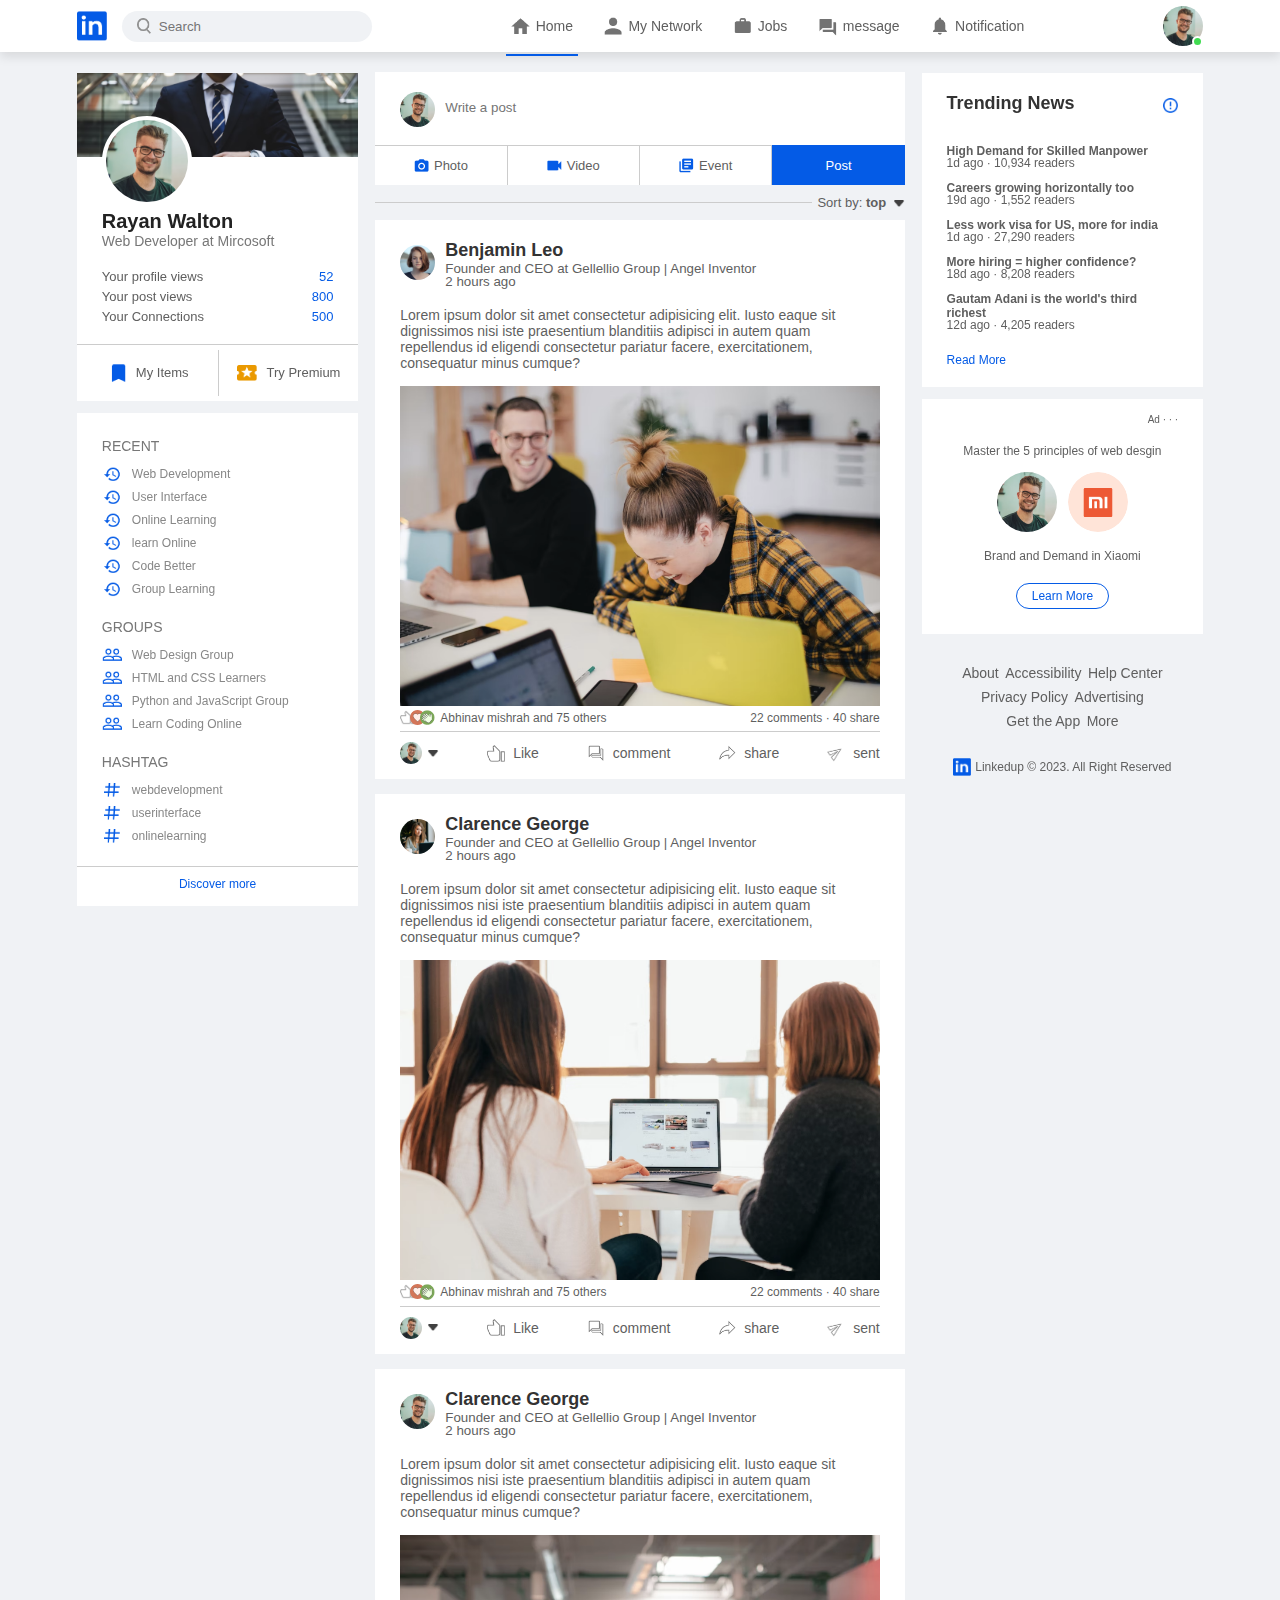
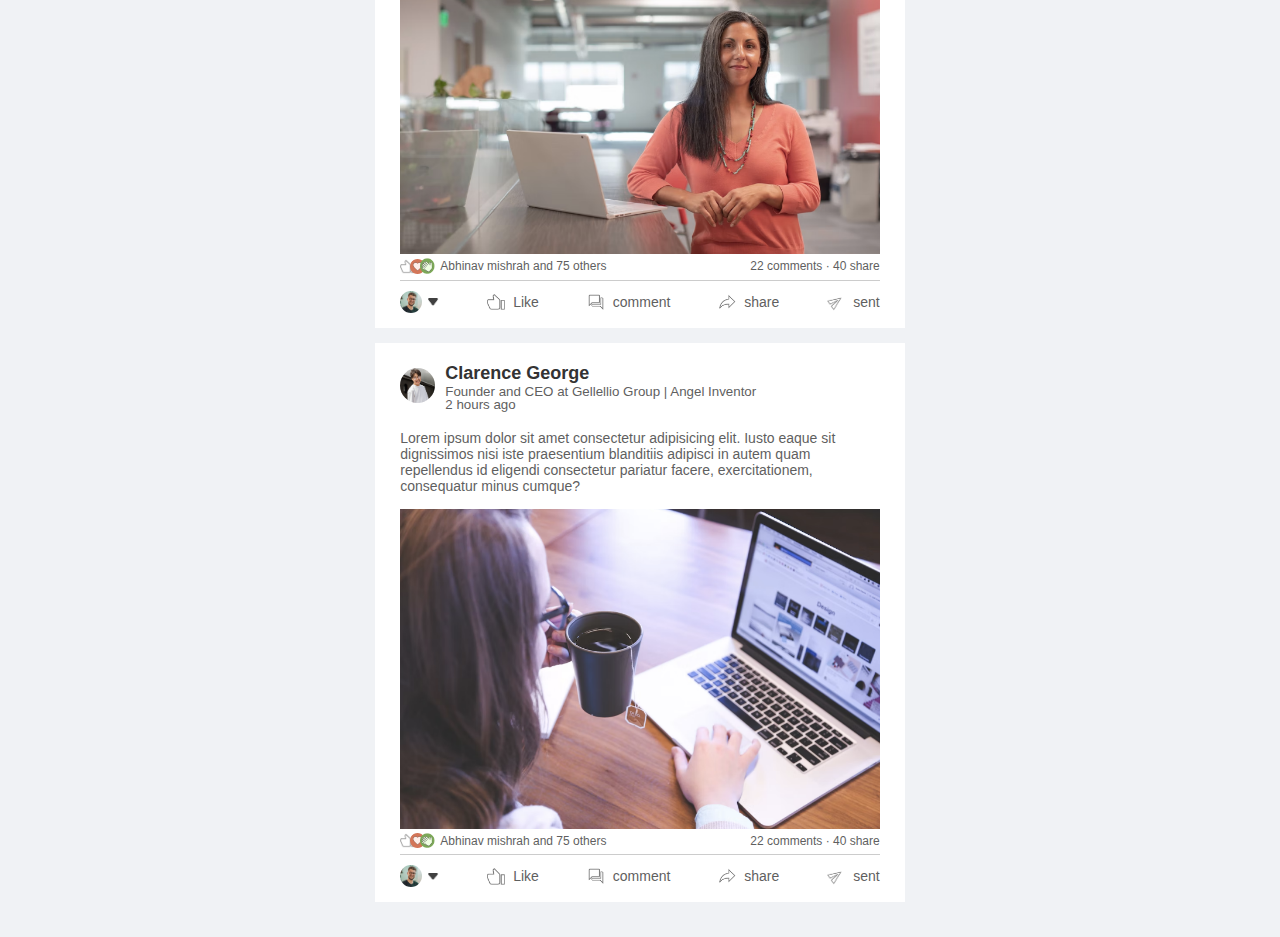
<file: index.html>
<!DOCTYPE html>
<html lang="en">
<head>
    <meta charset="UTF-8">
    <meta http-equiv="X-UA-Compatible" content="IE=edge">
    <meta name="viewport" content="width=device-width, initial-scale=1.0">
    <title>Linkedup</title>
    <link rel="stylesheet" href="style.css">
</head>
<body>
    <nav class="navbar">
        <div class="navbar-left">
            <a href="index.html" class="logo"><img src="images/logo.png"></a>
            <div class="search-box">
                <img src="images/search.png">
                <input type="text" placeholder="Search">
            </div>
        </div>
        <div class="navbar-center">
            <ul>
               
                    <li><a href="#" class="active-link"><img src="images/home.png"><span>Home</span></a></li>
                    <li><a href="#"><img src="images/network.png"><span>My Network</span></a></li>
                    <li><a href="#"><img src="images/jobs.png"><span>Jobs</span></a></li>
                    <li> <a href="#"><img src="images/message.png"><span>message</span></a></li>
                    <li> <a href="#"><img src="images/notification.png"><span>Notification</span></a></li>
                   
                
            </ul>
        </div>
        <div class="navbar-right">
            <div class="online">
                <img src="images/user-1.png" class="nav-profile-img" onclick="toggleMenu()">
            </div>
        </div>
        <!-- profile -drop-down-menu -->
        <div class="profile-menu-wrap" id="profileMenu">
            <div class="profile-menu">
                <div class="user-info">
                    <img src="images/user-1.png">
                    <div>
                        <h3>Rayon Walton</h3>
                        <a href="profile.html">See your profile</a>
                    </div>
                </div>
                <hr>
                <a href="#" class="profile-menu-link">
                    <img src="images/feedback.png">
                    <p>Give Feedback</p>
                    <span>></span>
                </a>
                <a href="#" class="profile-menu-link">
                    <img src="images/setting.png">
                    <p>setting & privacy</p>
                    <span>></span>
                </a>
                <a href="#" class="profile-menu-link">
                    <img src="images/help.png">
                    <p>Help a& support</p>
                    <span>></span>
                </a>
                <a href="#" class="profile-menu-link">
                    <img src="images/display.png">
                    <p>display & Accessibility</p>
                    <span>></span>
                </a>
                <a href="#" class="profile-menu-link">
                    <img src="images/logout.png">
                    <p>Logout</p>
                    <span>></span>
                </a>
            </div>
        </div>
    </nav>

    <!-- nav - bar -close -->
        <div class="container">
            <!-- left-sidebar -->
            <div class="left-sidebar">
                <div class="sidebar-profile-box">
                    <img src="images/cover-pic.png" width="100%">
                    <div class="sidebar-profile-info">
                        <img src="images/user-1.png">
                        <h1>Rayan Walton</h1>
                        <h3>Web Developer at Mircosoft</h3>
                        <ul>
                            <li>Your profile views<span>52</span></li>
                            <li>Your post views<span>800</span></li>
                            <li>Your Connections<span>500</span></li>
                        </ul>
                    </div>
                    <div class="sidebar-profile-link">
                        <a href="#"><img src="images/items.png" >My Items</a>
                        <a href="#"><img src="images/premium.png" >Try Premium</a>
                    </div>
                </div>

                <div class="sidebar-activity" id="sidebarActivity">
                    
                    <h3>RECENT</h3>
                    <a href="#"><img src="images/recent.png"> Web Development</a>
                    <a href="#"><img src="images/recent.png"> User Interface</a>
                    <a href="#"><img src="images/recent.png"> Online Learning</a>
                    <a href="#"><img src="images/recent.png"> learn Online</a>
                    <a href="#"><img src="images/recent.png"> Code Better</a>
                    <a href="#"><img src="images/recent.png"> Group Learning</a>
                    
                    <h3>GROUPS</h3>
                    <a href="#"><img src="images/group.png"> Web Design Group</a>
                    <a href="#"><img src="images/group.png"> HTML and CSS Learners</a>
                    <a href="#"><img src="images/group.png"> Python and JavaScript Group</a>
                    <a href="#"><img src="images/group.png"> Learn Coding Online</a>

                    <h3>HASHTAG</h3>
                    <a href="#"><img src="images/hashtag.png"> webdevelopment</a>
                    <a href="#"><img src="images/hashtag.png"> userinterface</a>
                    <a href="#"><img src="images/hashtag.png"> onlinelearning</a>
                    <div class="discover-more-link">
                        <a href="#">Discover more</a>
                    </div>
                </div>
                <p id="showmorelink" onclick="toggleActivity()"> Show more <b>+</b></p>
            </div>
            <!-- main content -->
            <div class="main-content">

                <div class="create-post">
                    <div class="create-post-input">
                        <img src="images/user-1.png">
                        <textarea rows="2" placeholder="Write a post"></textarea>
                    </div>
                    <div class="create-post-links">
                        <li><img src="images/photo.png">Photo</li>
                        <li><img src="images/video.png">Video</li>
                        <li><img src="images/event.png">Event</li>
                        <li>Post</li>
                    </div>
                </div>
                <div class="sort-by">
                    <hr>
                    <p>Sort by: <span>top <img src="images/down-arrow.png"></span></p>
                </div>
                <!-- post -->


                <div class="post">
                    <div class="post-author">
                        <img src="images/user-3.png">
                        <div>
                            <h1>Benjamin Leo</h1>
                            <small>Founder and CEO at Gellellio Group | Angel Inventor</small>
                            <small>2 hours ago</small>
                        </div>
                    </div>
                    <p>Lorem ipsum dolor sit amet consectetur adipisicing elit. Iusto eaque sit dignissimos nisi iste praesentium blanditiis adipisci in autem quam repellendus id eligendi consectetur pariatur facere, exercitationem, consequatur minus cumque?
                    </p>
                    <img src="images/post-image-1.png" width="100%">

                    <div class="post-stats">
                        <div>
                            <img src="images/thumbsup.png">
                            <img src="images/love.png">
                            <img src="images/clap.png">
                            <span class="liked-users">Abhinav mishrah and 75 others</span>
                        </div>
                        <div>
                            <span>22 comments &middot; 40 share</span>
                        </div>
                    </div>
                    <div class="post-activity">
                        <div>
                            <img src="images/user-1.png" class="post-activity-user-icon">
                            <img src="images/down-arrow.png" class="post-activity-arrow-icon">
                        </div>
                        <div class="post-activity-link">
                            <img src="images/like.png">
                            <span>Like</span>
                        </div>
                        <div class="post-activity-link">
                            <img src="images/comment.png">
                            <span>comment</span>
                        </div>
                        <div class="post-activity-link">
                            <img src="images/share.png">
                            <span>share</span>
                        </div>
                        <div class="post-activity-link">
                            <img src="images/send.png">
                            <span>sent</span>
                        </div>
                    </div>
                    
                </div>
                <!-- post -->
                <div class="post">
                    <div class="post-author">
                        <img src="images/user-4.png">
                        <div>
                            <h1>Clarence George</h1>
                            <small>Founder and CEO at Gellellio Group | Angel Inventor</small>
                            <small>2 hours ago</small>
                        </div>
                    </div>
                    <p>Lorem ipsum dolor sit amet consectetur adipisicing elit. Iusto eaque sit dignissimos nisi iste praesentium blanditiis adipisci in autem quam repellendus id eligendi consectetur pariatur facere, exercitationem, consequatur minus cumque?
                    </p>
                    <img src="images/post-image-2.png" width="100%">

                    <div class="post-stats">
                        <div>
                            <img src="images/thumbsup.png">
                            <img src="images/love.png">
                            <img src="images/clap.png">
                            <span class="liked-users">Abhinav mishrah and 75 others</span>
                        </div>
                        <div>
                            <span>22 comments &middot; 40 share</span>
                        </div>
                    </div>
                    <div class="post-activity">
                        <div>
                            <img src="images/user-1.png" class="post-activity-user-icon">
                            <img src="images/down-arrow.png" class="post-activity-arrow-icon">
                        </div>
                        <div class="post-activity-link">
                            <img src="images/like.png">
                            <span>Like</span>
                        </div>
                        <div class="post-activity-link">
                            <img src="images/comment.png">
                            <span>comment</span>
                        </div>
                        <div class="post-activity-link">
                            <img src="images/share.png">
                            <span>share</span>
                        </div>
                        <div class="post-activity-link">
                            <img src="images/send.png">
                            <span>sent</span>
                        </div>
                    </div>
                    <!-- post -->
                </div>
                <div class="post">
                    <div class="post-author">
                        <img src="images/user-1.png">
                        <div>
                            <h1>Clarence George</h1>
                            <small>Founder and CEO at Gellellio Group | Angel Inventor</small>
                            <small>2 hours ago</small>
                        </div>
                    </div>
                    <p>Lorem ipsum dolor sit amet consectetur adipisicing elit. Iusto eaque sit dignissimos nisi iste praesentium blanditiis adipisci in autem quam repellendus id eligendi consectetur pariatur facere, exercitationem, consequatur minus cumque?
                    </p>
                    <img src="images/post-image-3.png" width="100%">

                    <div class="post-stats">
                        <div>
                            <img src="images/thumbsup.png">
                            <img src="images/love.png">
                            <img src="images/clap.png">
                            <span class="liked-users">Abhinav mishrah and 75 others</span>
                        </div>
                        <div>
                            <span>22 comments &middot; 40 share</span>
                        </div>
                    </div>
                    
                    <div class="post-activity">
                        <div>
                            <img src="images/user-1.png" class="post-activity-user-icon">
                            <img src="images/down-arrow.png" class="post-activity-arrow-icon">
                        </div>
                        <div class="post-activity-link">
                            <img src="images/like.png">
                            <span>Like</span>
                        </div>
                        <div class="post-activity-link">
                            <img src="images/comment.png">
                            <span>comment</span>
                        </div>
                        <div class="post-activity-link">
                            <img src="images/share.png">
                            <span>share</span>
                        </div>
                        <div class="post-activity-link">
                            <img src="images/send.png">
                            <span>sent</span>
                        </div>
                    </div>
                    
                </div>
                <!-- post -->
                <div class="post">
                    <div class="post-author">
                        <img src="images/user-5.png">
                        <div>
                            <h1>Clarence George</h1>
                            <small>Founder and CEO at Gellellio Group | Angel Inventor</small>
                            <small>2 hours ago</small>
                        </div>
                    </div>
                    <p>Lorem ipsum dolor sit amet consectetur adipisicing elit. Iusto eaque sit dignissimos nisi iste praesentium blanditiis adipisci in autem quam repellendus id eligendi consectetur pariatur facere, exercitationem, consequatur minus cumque?
                    </p>
                    <img src="images/post-image-4.png" width="100%">

                    <div class="post-stats">
                        <div>
                            <img src="images/thumbsup.png">
                            <img src="images/love.png">
                            <img src="images/clap.png">
                            <span class="liked-users">Abhinav mishrah and 75 others</span>
                        </div>
                        <div>
                            <span>22 comments &middot; 40 share</span>
                        </div>
                    </div>
                   
                    <div class="post-activity">
                        <div>
                            <img src="images/user-1.png" class="post-activity-user-icon">
                            <img src="images/down-arrow.png" class="post-activity-arrow-icon">
                        </div>
                        <div class="post-activity-link">
                            <img src="images/like.png">
                            <span>Like</span>
                        </div>
                        <div class="post-activity-link">
                            <img src="images/comment.png">
                            <span>comment</span>
                        </div>
                        <div class="post-activity-link">
                            <img src="images/share.png">
                            <span>share</span>
                        </div>
                        <div class="post-activity-link">
                            <img src="images/send.png">
                            <span>sent</span>
                        </div>
                    </div>
                    
                </div>
            </div>


















            <!-- rightsidebar -->
            <div class="right-sidebar">
                <div class="sidebar-news">
                    <img src="images/more.png" class="info-icon">
                    <h3>Trending News</h3>
                    <a href="#">High Demand for Skilled Manpower</a>
                    <span>1d ago &middot; 10,934 readers</span>

                    <a href="#">Careers growing horizontally too</a>
                    <span>19d ago &middot; 1,552 readers</span>

                    <a href="#">Less work visa for US, more for india</a>
                    <span>1d ago &middot; 27,290 readers</span>

                    <a href="#">More hiring = higher confidence?</a>
                    <span>18d ago &middot; 8,208 readers</span>

                    <a href="#">Gautam Adani is the world's third richest</a>
                    <span>12d ago &middot; 4,205 readers</span>

                    <a href="#" class="read-more-link"> Read More</a>
                </div>

                <div class="sidebaradvertisement">
                    <small>Ad &middot; &middot; &middot;</small>
                    <p>Master the 5 principles of web desgin</p>
                    <div>
                        <img src="images/user-1.png">
                        <img src="images/mi-logo.png">
                    </div>
                        <b>Brand and Demand in Xiaomi</b>
                        <a href="#" class="ad-linked">Learn More</a>   
                </div>

                <div class="sidebar-userful-links">
                    <a href="#">About</a>
                    <a href="#">Accessibility</a>
                    <a href="#">Help Center</a>
                    <a href="#">Privacy Policy</a>
                    <a href="#">Advertising</a>
                    <a href="#">Get the App</a>
                    <a href="#">More</a>
                </div>

                <div class="copyrightmessage">
                    <img src="images/logo.png">
                    <p>Linkedup &#169; 2023. All Right Reserved</p>
                </div>


               

            </div>
        </div>
        
    <script>
        let profileMenu = document.getElementById("profileMenu");

        function toggleMenu(){
            profileMenu.classList.toggle("open-menu")

        }
    </script>
    <script>
        let sideActivity = document.getElementById("sidebarActivity");
        let moreLink = document.getElementById("showmorelink");

        function toggleActivity(){
            sideActivity.classList.toggle("open-activity");
            if(sideActivity.classList.contains("open-activity")){
                moreLink.innerHTML ="Show less <b>-</b>";
            }
            else{
                moreLink.innerHTML ="Show more <b>+</b>";
            }
        }
    </script>
</body>
</html>
</file>
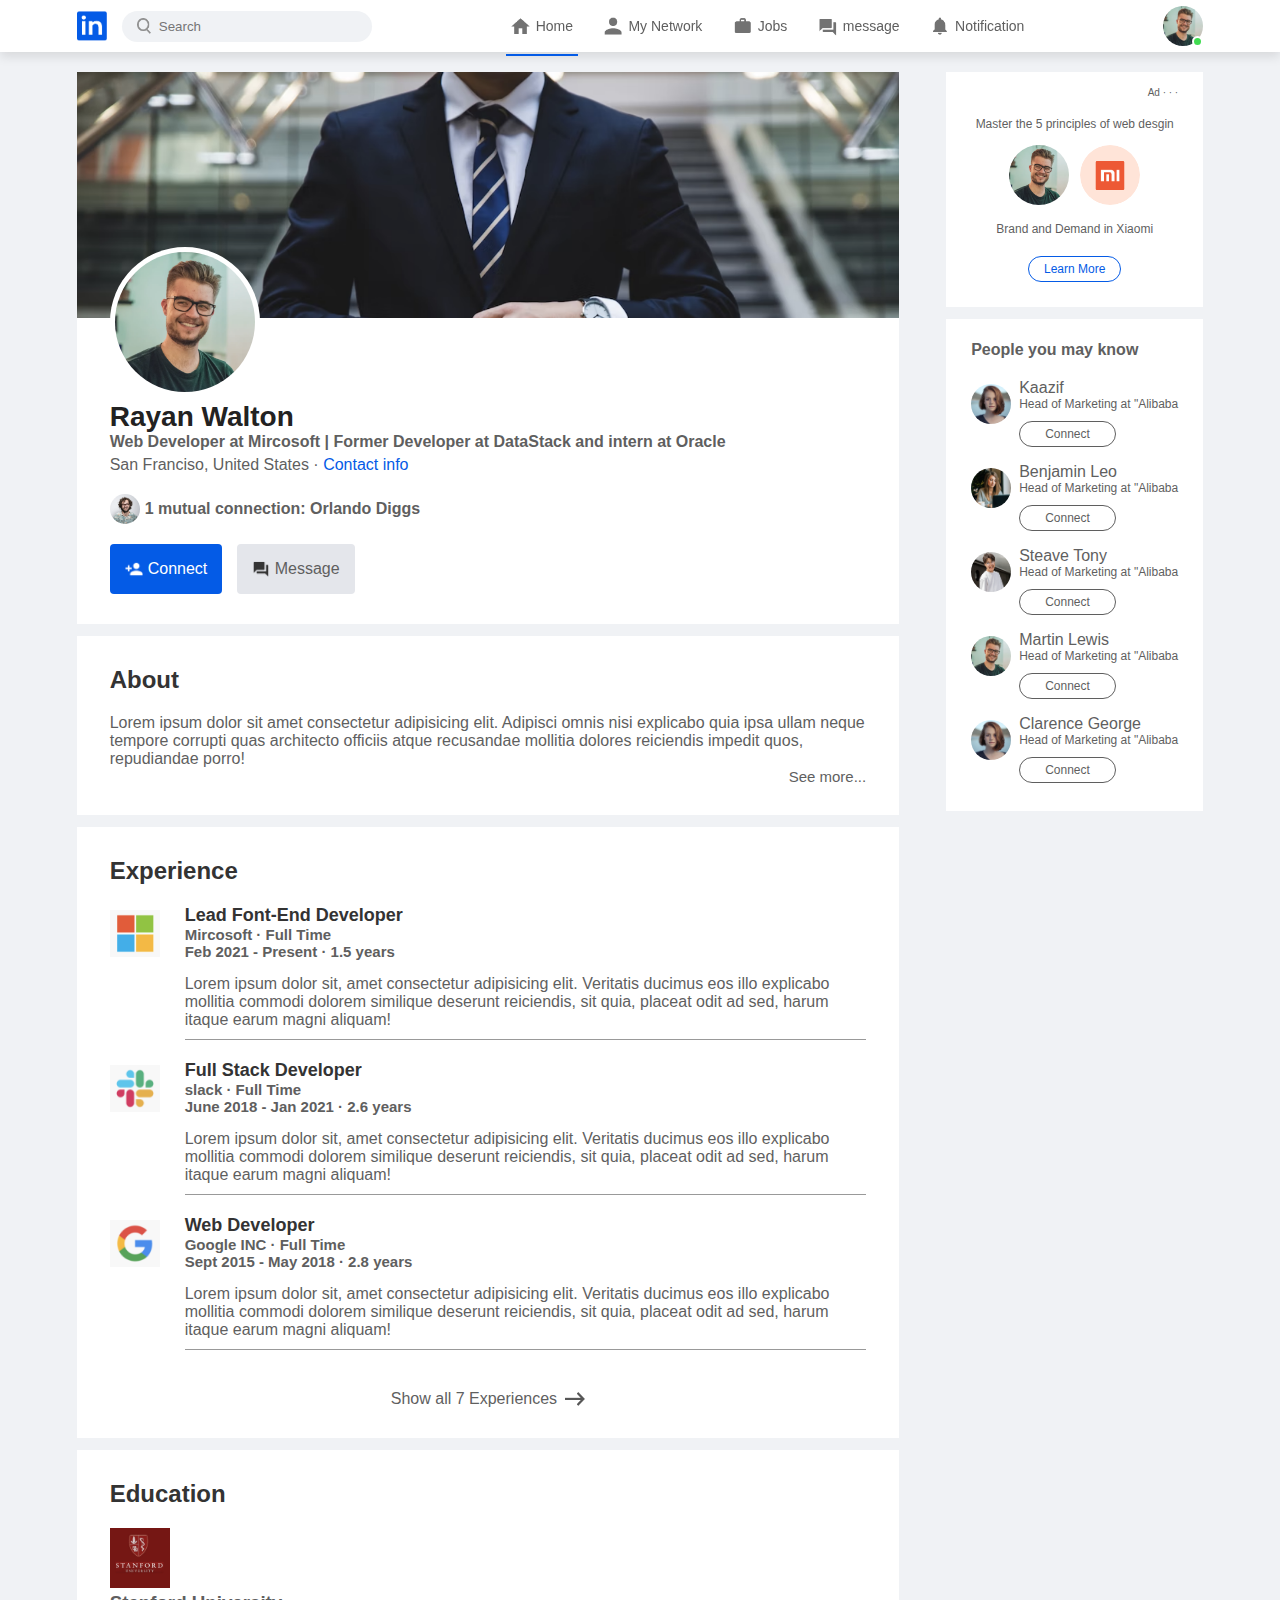
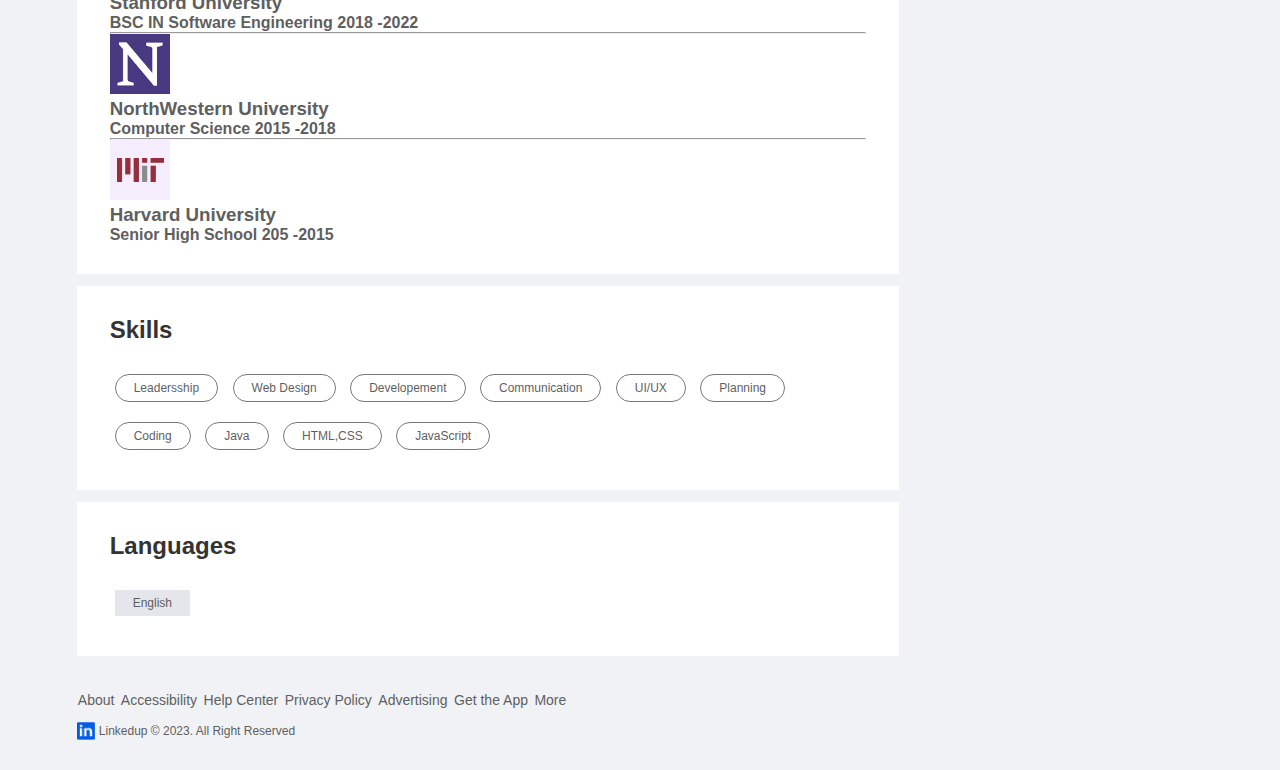
<file: profile.html>
<!DOCTYPE html>
<html lang="en">
<head>
    <meta charset="UTF-8">
    <meta http-equiv="X-UA-Compatible" content="IE=edge">
    <meta name="viewport" content="width=device-width, initial-scale=1.0">
    <title>Linkedup</title>
    <link rel="stylesheet" href="style.css">
</head>
<body>
    <nav class="navbar">
        <div class="navbar-left">
            <a href="index.html" class="logo"><img src="images/logo.png"></a>
            <div class="search-box">
                <img src="images/search.png">
                <input type="text" placeholder="Search">
            </div>
        </div>
        <div class="navbar-center">
            <ul>
               
                    <li><a href="#" class="active-link"><img src="images/home.png"><span>Home</span></a></li>
                    <li><a href="#"><img src="images/network.png"><span>My Network</span></a></li>
                    <li><a href="#"><img src="images/jobs.png"><span>Jobs</span></a></li>
                    <li> <a href="#"><img src="images/message.png"><span>message</span></a></li>
                    <li> <a href="#"><img src="images/notification.png"><span>Notification</span></a></li>
                   
                
            </ul>
        </div>
        <div class="navbar-right">
            <div class="online">
                <img src="images/user-1.png" class="nav-profile-img" onclick="toggleMenu()">
            </div>
        </div>
        <!-- profile -drop-down-menu -->
        <div class="profile-menu-wrap" id="profileMenu">
            <div class="profile-menu">
                <div class="user-info">
                    <img src="images/user-1.png">
                    <div>
                        <h3>Rayon Walton</h3>
                        <a href="profile.html">See your profile</a>
                    </div>
                </div>
                <hr>
                <a href="#" class="profile-menu-link">
                    <img src="images/feedback.png">
                    <p>Give Feedback</p>
                    <span>></span>
                </a>
                <a href="#" class="profile-menu-link">
                    <img src="images/setting.png">
                    <p>setting & privacy</p>
                    <span>></span>
                </a>
                <a href="#" class="profile-menu-link">
                    <img src="images/help.png">
                    <p>Help a& support</p>
                    <span>></span>
                </a>
                <a href="#" class="profile-menu-link">
                    <img src="images/display.png">
                    <p>display & Accessibility</p>
                    <span>></span>
                </a>
                <a href="#" class="profile-menu-link">
                    <img src="images/logout.png">
                    <p>Logout</p>
                    <span>></span>
                </a>
            </div>
        </div>
    </nav>

    <!-- nav - bar -close -->
        <div class="container">
        <div class="profile-main">
        <div class="profile-container">
                    <img src="images/cover-pic.png" width="100%">
                    <div class="profile-container-inner">
                        <img src="images/user-1.png" class="profile-pic">
                        <h1>Rayan Walton</h1>
                        <b>Web Developer at Mircosoft | Former Developer at DataStack and intern at Oracle</b>
                        <p>San Franciso, United States &middot; <a href="#">Contact info</a></p>
                        <div class="mutual-connection">
                            <img src="images/user-2.png">
                            <span>1 mutual connection: Orlando Diggs</span>
                        </div>
                        <div class="profile-btn">
                            <a href="#" class="primary-btn"><img src="images/connect.png">Connect</a>
                            <a href="#"><img src="images/chat.png">Message</a>
                        </div>
                    </div>
            </div>
            <div class="profile-description">
                <h2>About</h2>
                <p>Lorem ipsum dolor sit amet consectetur adipisicing elit. Adipisci omnis nisi explicabo quia ipsa ullam neque tempore corrupti quas architecto officiis atque recusandae mollitia dolores reiciendis impedit quos, repudiandae porro!
                </p>
                <a href="#" class="see-more-link">See more...</a>
            </div>
            <div class="profile-description">
                <h2>Experience</h2>
                <div class="profile-description-row">
                    <img src="images/microsoft.png">
                    <div>
                        <h3>Lead Font-End Developer</h3>
                        <b>Mircosoft &middot; Full Time</b>
                        <b>Feb 2021 - Present &middot; 1.5 years</b>
                        <p>
                            Lorem ipsum dolor sit, amet consectetur adipisicing elit. Veritatis ducimus eos illo explicabo mollitia commodi dolorem similique deserunt reiciendis, sit quia, placeat odit ad sed, harum itaque earum magni aliquam!
                        </p>
                        <hr>
                    </div>
                </div>
                <div class="profile-description-row">
                    <img src="images/slack.png">
                    <div>
                        <h3>Full Stack Developer</h3>
                        <b>slack &middot; Full Time</b>
                        <b>June 2018 - Jan 2021 &middot; 2.6 years</b>
                        <p>
                            Lorem ipsum dolor sit, amet consectetur adipisicing elit. Veritatis ducimus eos illo explicabo mollitia commodi dolorem similique deserunt reiciendis, sit quia, placeat odit ad sed, harum itaque earum magni aliquam!
                        </p>
                        <hr>
                    </div>
                </div>
                <div class="profile-description-row">
                    <img src="images/google.png">
                    <div>
                        <h3>Web Developer</h3>
                        <b>Google INC &middot; Full Time</b>
                        <b>Sept 2015 - May 2018 &middot; 2.8 years</b>
                        <p>
                            Lorem ipsum dolor sit, amet consectetur adipisicing elit. Veritatis ducimus eos illo explicabo mollitia commodi dolorem similique deserunt reiciendis, sit quia, placeat odit ad sed, harum itaque earum magni aliquam!
                        </p>
                        <hr>
                    </div>
                </div>
                
                <a href="#" class="experience-link">Show all 7 Experiences <img src="images/right-arrow.png" alt=""></a>
            </div>
            <div class="profile-description">
                <h2>Education</h2>
                <div class="profile-desc-row">
                    <img src="images/stanford.png">
                    <div>
                        <h3>
                            Stanford University
                        </h3>
                        <b>BSC IN Software Engineering</b>
                        <b>2018 -2022</b>
                        <hr>
                    </div>
                </div>
                <div class="profile-desc-row">
                    <img src="images/north.png">
                    <div>
                        <h3>
                            NorthWestern University
                        </h3>
                        <b>Computer Science</b>
                        <b>2015 -2018</b>
                        <hr>
                    </div>
                </div>
                <div class="profile-desc-row">
                    <img src="images/mit.png">
                    <div>
                        <h3>
                            Harvard University
                        </h3>
                        <b>Senior High School</b>
                        <b>205 -2015</b>
                        
                    </div>
                </div>
            </div>
            <div class="profile-description">
                <h2>Skills</h2>
                <a href="#" class="skills-btn">Leadersship</a>
                <a href="#" class="skills-btn">Web Design</a>
                <a href="#" class="skills-btn">Developement</a>
                <a href="#" class="skills-btn">Communication</a>
                <a href="#" class="skills-btn">UI/UX</a>
                <a href="#" class="skills-btn">Planning</a>
                <a href="#" class="skills-btn">Coding</a>
                <a href="#" class="skills-btn">Java</a>
                <a href="#" class="skills-btn">HTML,CSS</a>
                <a href="#" class="skills-btn">JavaScript</a>
            </div>
            <div class="profile-description">
                <h2>Languages</h2>
                <a href="#" class="language-btn">English</a>
                
               
            </div>



            </div>







            <!-- profile-side-bar -->
            <div class="profile-sidebar">
                 <div class="sidebaradvertisement">
                <small>Ad &middot; &middot; &middot;</small>
                <p>Master the 5 principles of web desgin</p>
                <div>
                    <img src="images/user-1.png">
                    <img src="images/mi-logo.png">
                </div>
                    <b>Brand and Demand in Xiaomi</b>
                    <a href="#" class="ad-linked">Learn More</a>   
            </div>
            <div class="side-bar-people">
                <h3>People you may know</h3>
                <div class="side-bar-people-row">
                    <img src="images/user-3.png">
                    <div>
                        <h2>Kaazif</h2>
                        <P>Head of Marketing at "Alibaba</P>
                        <a href="#">Connect</a>
                    </div>
                </div>
                <div class="side-bar-people-row">
                    <img src="images/user-4.png">
                    <div>
                        <h2>Benjamin Leo</h2>
                        <P>Head of Marketing at "Alibaba</P>
                        <a href="#">Connect</a>
                    </div>
                </div>
                <div class="side-bar-people-row">
                    <img src="images/user-5.png">
                    <div>
                        <h2>Steave Tony</h2>
                        <P>Head of Marketing at "Alibaba</P>
                        <a href="#">Connect</a>
                    </div>
                </div>
                <div class="side-bar-people-row">
                    <img src="images/user-1.png">
                    <div>
                        <h2>Martin Lewis</h2>
                        <P>Head of Marketing at "Alibaba</P>
                        <a href="#">Connect</a>
                    </div>
                </div>
                <div class="side-bar-people-row">
                    <img src="images/user-3.png">
                    <div>
                        <h2>Clarence George</h2>
                        <P>Head of Marketing at "Alibaba</P>
                        <a href="#">Connect</a>
                    </div>
                </div>
            </div>
        </div>


        
        </div>

        <div class="profile-footer">
            <div class="sidebar-userful-links">
                <a href="#">About</a>
                <a href="#">Accessibility</a>
                <a href="#">Help Center</a>
                <a href="#">Privacy Policy</a>
                <a href="#">Advertising</a>
                <a href="#">Get the App</a>
                <a href="#">More</a>
            </div>

            <div class="copyrightmessage">
                <img src="images/logo.png">
                <p>Linkedup &#169; 2023. All Right Reserved</p>
            </div>
        </div>
        
    <script>
        let profileMenu = document.getElementById("profileMenu");

        function toggleMenu(){
            profileMenu.classList.toggle("open-menu")

        }
    </script>
</body>
</html>
</file>
<file: style.css>
*{
    margin: 0;
    padding: 0;
    font-family: 'poppins', sans-serif;
    box-sizing: border-box;
}
body{
    background-color: #f0f2f5;
    color: #5f5f5f;
}
a{
    text-decoration: none;
    color: #5f5f5f;
}
.navbar{
    display: flex;
    align-items: center;
    justify-content: space-between;
    background: #fff;
    padding: 6px 6%;
    position: sticky;
    top: 0;
    z-index: 100;
    box-shadow: 0 5px 10px rgba(0, 0, 0, 0.1);
}
.logo img{
    width: 30px;
    margin-right: 15px;
    display: block;
}
.navbar-center ul li{
    display: inline-block;
    list-style: none;

}
.navbar-center ul li a{
    display: flex;
    align-items: center;
    font-size: 14px;
    margin: 5px 8px;
    padding-right: 5px;
    position: relative;
}
.navbar-center ul li a img{
    width: 30px;
}
.navbar-center ul li a::after{
    content: '';
    width: 0;
    height: 2px;
    background: #045be6;
    position: absolute;
    bottom: -15px;
    transition: width 0.3s;
}
.navbar-center ul li :hover::after, 
.navbar-center ul li a.active-link::after
{
    width: 100%;
}
.nav-profile-img{
    width: 40px;
    border-radius: 50%;
    display: block;
    cursor: pointer;
    position: relative;

}
.online{
    position: relative;

}
.online::after{
    content: '';
    width: 7px;
    height: 7px;
    border: 2px solid #fff;
    border-radius: 50%;
    right: 0px;
    top: 30px;
    background: #41db51;
    position: absolute;
}
.search-box{
    background: #f0f2f5;
    width: 250px;
    border-radius: 20px;
    display: flex;
    align-items: center;
    padding: 0 15px;
}
.navbar-left{
    display: flex;
    align-items: center;
}
.search-box img{
    width: 14px;
}
.search-box input{
    width: 100%;
    background: transparent;
    padding: 8px;
    outline: none;
    border: none;
}

/* ------------nav-bar -end ---------- */

.container{
    padding: 20px 6%;
    display: flex;
    flex-wrap: wrap;
    justify-content: space-between;
}
/* left-sidebar */
.left-sidebar{
    flex-basis: 25%;
    align-self: flex-start;
    position: sticky;
    top: 73px;
}
.sidebar-profile-box{
    background: #fff;
}
.sidebar-profile-info{
    padding: 0 25px;
}
.sidebar-profile-info img{
    width: 90px;
    border-radius: 50%;
    background: #fff;
    padding: 4px;
    margin-top: -45px;
}
.sidebar-profile-info h1{
    font-size: 20px;
    font-weight: 600;
    color: #222;
}
.sidebar-profile-info h3{
    font-size: 14px;
    font-weight: 500;
    color: #777;
}
.sidebar-profile-info ul{
    list-style: none; /* buttletes remover */
    margin: 20px 0;
}
.sidebar-profile-info ul li{
    width: 100%;
    margin: 5px 0;
    font-size: 13px;
}
.sidebar-profile-info ul li span{
    float: right;
    color: #045be6;
}
.sidebar-profile-link{
    display: flex;
    align-items: center;
    border-top: 1px solid #ccc;
}
.sidebar-profile-link a{
    flex-basis: 50%;
    display: flex;
    align-items: center;
    justify-content: center;
    padding: 15px 0;
    font-size: 13px;
    border-left: 1px solid #ccc;
}
.sidebar-profile-link a:first-child{
    border-left: 0
}
.sidebar-profile-link a img{
    width: 20px;
    margin-right: 10px;
}
.sidebar-activity{
    background: #fff;
    padding: 5px 25px;
    margin: 12px 0;

}
.sidebar-activity h3{
    color: #777;
    font-size: 14px;
    font-weight: 500;
    margin: 20px 0 10px;
}
.sidebar-activity a {
    display: flex;
    align-items: center;
    font-size: 12px;
    font-weight: 500;
    color: #888;
    margin: 3px 0;
}
.sidebar-activity a img{
    width: 20px;
    margin-right: 10px;
}
.discover-more-link{
    border-top: 1px solid #ccc;
    text-align: center;
    margin-top: 20px;
    margin-left: -25px;
    margin-right: -25px;
}
.discover-more-link a {
    color: #045be6;
    display: inline-block;
    margin: 10px 0;
}




/* right-sidebar */
.right-sidebar{
    flex-basis: 25%;
    align-self: flex-start;
    position: sticky;
    top: 73px;
}
.sidebar-news{
    background: #fff;
    padding: 10px 25px;
}
.info-icon{
    width: 15px;
    float: right;
    margin-top: 15px;
}
.sidebar-news h3{
    font-size: 18px;
    font-weight: 600;
    color: #333;
    margin: 10px 0 30px;
}
.sidebar-news a {
    display: block;
    font-size: 12px;
    font-weight: 600;
    margin-top: 10px;
    margin-bottom: -5px;
}
.sidebar-news span{
    font-size: 12px;
}
.sidebar-news .read-more-link{
    color: #045be6;
    font-weight: 500;
    margin: 20px 0 10px;
}

.sidebaradvertisement{
    background: #fff;
    padding: 15px 25px;
    text-align: center;
    margin: 12px 0;
    font-size: 12px;
}
.sidebaradvertisement img{
    width: 60px;
    border-radius: 50%;
    margin: 4px;
}
.sidebaradvertisement small{
    float: right;
    font-weight: 500;

}
.sidebaradvertisement p{
    margin-top: 30px;
    margin-bottom: 10px;
}
.sidebaradvertisement b{
    display: block;
    font-weight: 500;
    margin-top: 10px;

}
.ad-linked{
    display: inline-block;
    border: 1px solid #045be6;
    border-radius: 30px;
    padding: 5px 15px;
    color: #045be6;
    font-weight: 500;
    margin: 20px auto 10px;
}
.sidebar-userful-links{
    padding: 15px 25px;
    text-align: center;
}

.sidebar-userful-links a{
    display: inline-block;
    font-size: 14px;
    margin: 4px 1px;
}
.copyrightmessage{
    display: flex;
    align-items: center;
    justify-content: center;
    font-size: 12px;
    margin-top: 10px;
    font-weight: 500;

}
.copyrightmessage img{
    width: 18px;
    margin-right: 4px;
}



/* main-content */
.main-content{
    flex-basis: 47%;
}
.create-post{
    background: #fff;
}
.create-post-input{
    padding: 20px 25px 15px;
    display: flex;
    align-items: flex-start;
}
.create-post-input img{
    width: 35px;
    border-radius: 50%;
    margin-right: 10px;
}
.create-post-input textarea{
    width: 100%;
    border: 0;
    outline: 0;
    resize: none;
    background: transparent;
    margin-top: 8px;
}
::placeholder{
    font-weight: 500;
}
.create-post-links{
    display: flex;
    align-items: flex-start;
}
.create-post-links li{
    list-style: none;
    border-top: 1px solid #ccc;
    border-right: 1px solid #ccc;
    flex-basis: 25%;
    height: 40px;
    font-size: 13px;
    display: flex;
    align-items: center;
    justify-content: center;
    cursor: pointer;
}
.create-post-links li img{
    width: 15px;
    margin-right: 5px;
}
.create-post-links li:last-child{
    background: #045be6;
    color: #fff;
    border-top: 0;
    border-right: 0;
}
.sort-by{
    display: flex;
    align-items: center;
    margin: 10px 0;
}
.sort-by hr{
    flex: 1;
    border: 0;
    height: 1px;
    background: #ccc;
}
.sort-by p{
    font-size: 13px;
    padding-left: 5px;
}
.sort-by p span{
    font-weight: 600;
    cursor: pointer;
}
.sort-by p span img{
    width: 12px;
    margin-left: 3px;
}
.post{
    background: #fff;
    padding: 20px 25px 5px;
    margin: 5px 0 15px;
}
.post-author{
    display: flex;
    align-items: flex-start;
    margin-bottom: 20px;
}
.post-author img{
    width: 35px;
    border-radius: 50%;
    margin-right: 10px;
    margin-top: 5px;
}
.post-author h1{
    font-size: 18px;
    font-weight: 600;
    color: #333;
}
.post-author small{
    display: block;
    margin-bottom: -2px;
}
.post p{
    font-size: 14px;
    margin-bottom: 15px;
}
.post-stats{
    display: flex;
    flex-wrap: wrap;
    align-items: center;
    justify-content: space-between;
    font-size: 12px;
    border-bottom: 1px solid #ccc;
    padding-bottom: 6px;
}
.post-stats div{
    display: flex;
    align-items: center;
}
.post-stats img{
    width: 15px;
    margin-right: -5px;
}
.liked-users{
    margin-left: 10px;
}
.post-activity{
    display: flex;
    align-items: center;
    justify-content: space-between;
    padding: 10px 0;
    font-size: 14px;
    font-weight: 500;
}
.post-activity div{
    display: flex;
    align-items: center;
}
.post-activity-user-icon{
    width: 22px;
    border-radius: 50%;
}
.post-activity-arrow-icon{
    width: 12px;
    margin-left: 5px;
}
.post-activity-link img{
    width: 18px;
    margin-right: 8px;
}
/* profile -drop-down -menu */

.profile-menu-wrap{
    position: absolute;
    top: 100%;
    right: 5%;
    width: 320px;
    max-height: 0;
    overflow: hidden;
    transition: max-height 0.5s;
}

.profile-menu-wrap.open-menu{
    max-height: 400px;
}
.profile-menu{
    background-color: #222;
    color: #fff;
    padding: 20px;
    margin: 10px;
}
.user-info{
    display: flex;
    align-items: center;
}
.user-info img{
    width: 50px;
    border-radius: 50%;
    margin-right: 15px;

}
.user-info h3{
    font-weight: 500;
    margin-bottom: 0px;
}
.user-info a{
    color: #c9dbf8;
    font-size: 13px;
}
.profile-menu hr{
    border: 0;
    height: 1px;
    width: 100%;
    background: #fff;
    margin: 15px 0 10px;
}
.profile-menu-link{
    display: flex;
    align-items: center;
    color: #fff;
    margin: 12px 0;
    font-size: 14px;
}
.profile-menu-link p{
    width: 100%;
}
.profile-menu-link img{
    width: 35px;
    border-radius: 50%;
    margin-right: 15px;
}

/* profile-mpage-main */

.profile-main{
    flex-basis: 73%;
}
.profie-sidebar{
    flex-basis: 25%;
    align-self: flex-start;
    position: sticky;
    top: 73px;
}
.profile-container{
    background: #fff;

}
.profile-container-inner{
    padding: 0 4% 10px;

}
.profile-pic{
    width: 150px;
    border-radius: 50%;
    margin-top: -75px;
    padding: 5px;
    background: #fff;
}
.profile-container h1{
    font-size: 28px;
    font-weight: 600;
    color: #222;
}
.profile-container b{
    font-weight: 600;
}
.profile-container p{
    margin-top: 5px;
}
.profile-container p a{
    color: #045be6;
    font-weight: 500;
}
.mutual-connection{
    display: flex;
    align-items: center;
    margin: 20px 0;
    font-weight: 600;
}
.mutual-connection img{
    width: 30px;
    border-radius: 50%;
    margin-right: 5px;
}
.profile-btn{
    margin: 20px 0;
}
.profile-btn a{
    display: inline-flex;
    align-items: center;
    background: #e4e6eb;
    padding: 16px 15px;
    border-radius: 4px;
    margin-right: 10px;
}
.profile-btn a img{
    width: 18px;
    margin-right: 5px;
}
.profile-btn .primary-btn{
    background: #045be6;
    color: #fff;
}
.profile-description{
    background: #fff;
    padding: 20px 4% 30px;
    margin: 12px 0;
}
.profile-description h2{
    color: #333;
    margin: 10px 0 20px;
    font-weight: 600;
}
.see-more-link{
    display: block;
    text-align: right;
    font-size: 15px;
}
.profile-description-row{
    display: flex;
    align-items: flex-start;
    margin: 20px 0;
}
.profile-description-row img{
    width: 50px;
    margin-right: 25px;
    margin-top: 5px;
}
.profile-description-row div{
    width: 100%;
}
.profile-description-row h3{
    font-size: 18px;
    font-weight: 600;
    color: #333;
}
.profile-description-row b{
    display: block;
    font-weight: 600;
    font-size: 15px;
}
.profile-description-row p{
    margin-top: 15px;
}
.profile-description-row hr{
    border: 0;
    border-bottom: 1px solid #999;
    margin-top: 10px;
}
.experience-link{
    display: flex;
    align-items: center;
    justify-content: center;
    padding-top: 20px;
    font-weight: 500;
}
.experience-link img{
    width: 20px;
    margin-left: 8px;
}
.skills-btn{
    display: inline-block;
    margin: 10px 5px;
    padding: 6px 18px;
    border: 1px solid #777;
    border-radius: 30px;
    font-size: 12px;
    font-weight: 500;
}
.language-btn{
    display: inline-block;
    margin: 10px 5px;
    padding: 6px 18px;
    background: #e4e6eb;
    font-size: 12px;
    font-weight: 500;
}
/* right side bar */
.profile-sidebar .sidebaradvertisement{
    margin: 0;

}
.side-bar-people{
    background: #fff;
    padding: 12px 25px;
    margin: 12px 0;
    font-size: 12px;
}
.side-bar-people h3{
    font-size:16px;
    font-weight: 600;
    margin: 10px 0 20px;
}
.side-bar-people-row{   
    display: flex;
    align-items: flex-start;
    margin: 6px 0;
    
}
.side-bar-people-row img{
    width: 40px;
    border-radius: 50%;
    margin-right: 8px;
    margin-top: 5px;
}
.side-bar-people-row h2{
    font-weight: 500;
    font-size: 16px;
}
.side-bar-people-row a{
    display: inline-block;
    margin: 10px 0;
    padding: 5px 25px;
    border: 1px solid #5f5f5f;
    border-radius: 30px;
    font-weight: 500;
}
.profile-footer{
    padding: 0 6% 30px;
}
.profile-footer .sidebar-userful-links{
    text-align: left;
    padding: 0;
}
.profile-footer .copyrightmessage{
    justify-content: flex-start;   
}
#showmorelink{
    display: none;
}

/* media query for small screen */
@media only screen and (max-width: 600px){
    .search-box{
        background: transparent;
        width: auto;
        padding: 0;
    }
    .search-box input{
        width: 0;
        padding: 0;
    }
    .navbar-center ul li a span{
        display: none;
    }
    .navbar-center ul li a{
        padding-right: 0;
        margin: 5px;
    }
    .nav-profile-img{
        width: 30px;
    }
    .container{
        padding: 15px 3%;
    }
    .left-sidebar, .right-sidebar{
        flex-basis: 100%;
        position: relative;
        top: unset;
    }
    .main-content{
        flex-basis: 100%;
    }
    .post-stats div{
        margin: 2px 0;
    }
    .post-activity-link span{
        display: none;
    }
    .post-activity-link img{
        margin-right: 0;
    }
    .profile-main, .profile-sidebar{
        flex-basis: 100%;

    }
    .profile-container{
        font-size: 16px;
    }
    .profile-pic{
        width: 100px;
        margin-top: -50px;
    }
    .profile-description{
        font-size: 14px;
    }
    #showmorelink{
        display: block;
        width: fit-content;
        margin: 10px auto;
        font-size: 16px;
        cursor: pointer;
    }
    .sidebar-activity{
        display: none;
    }
    .sidebar-activity.open-activity{
        display: block;
    }
}
</file>
